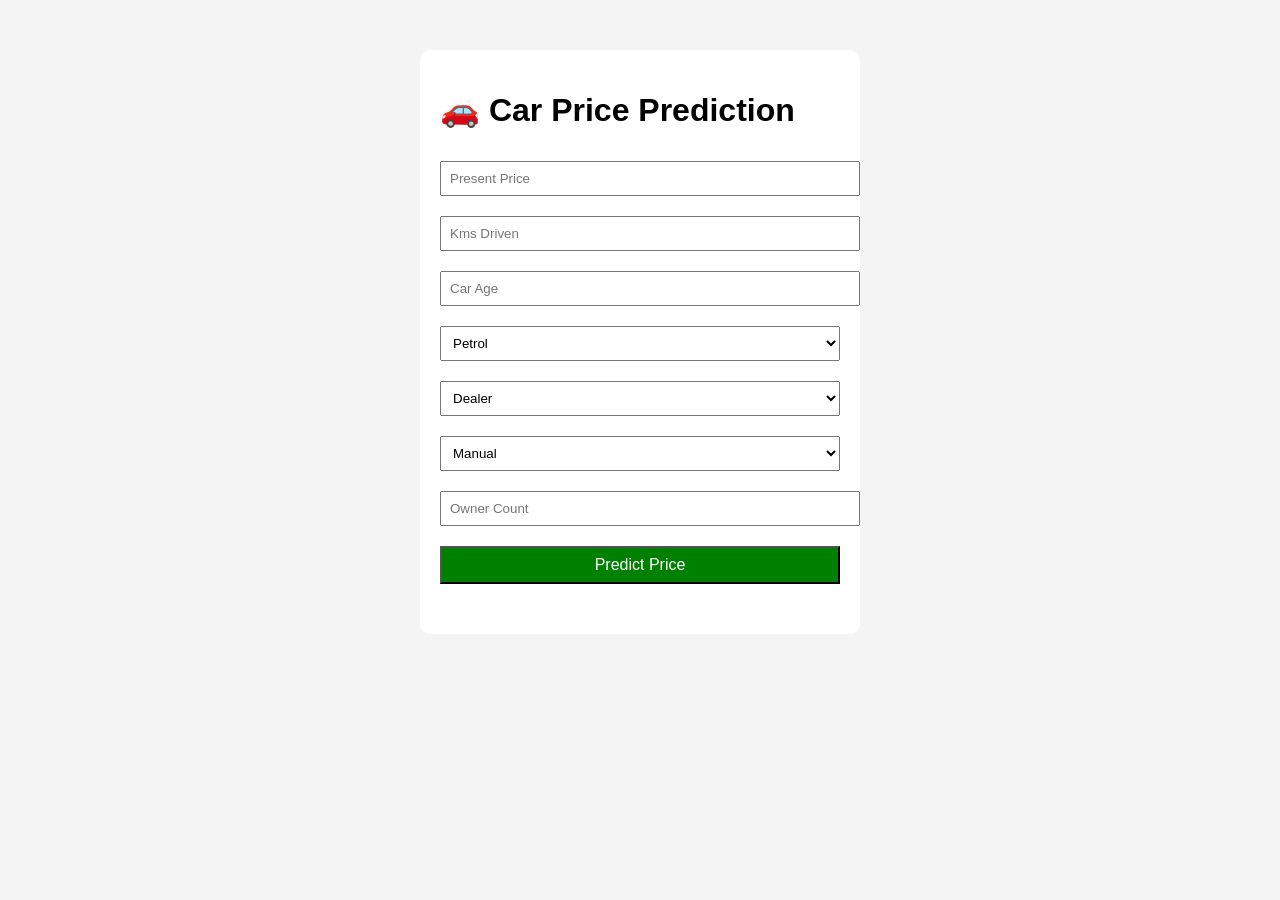
<file: frontend/index.html>
<!DOCTYPE html>
<html lang="en">
<head>
    <meta charset="UTF-8">
    <title>Car Price Prediction</title>
    <link rel="stylesheet" href="style.css">
</head>
<body>

<div class="container">
    <h1>🚗 Car Price Prediction</h1>

    <input type="number" id="present_price" placeholder="Present Price">
    <input type="number" id="kms_driven" placeholder="Kms Driven">
    <input type="number" id="car_age" placeholder="Car Age">

    <select id="fuel_type">
        <option>Petrol</option>
        <option>Diesel</option>
        <option>CNG</option>
    </select>

    <select id="seller_type">
        <option>Dealer</option>
        <option>Individual</option>
    </select>

    <select id="transmission">
        <option>Manual</option>
        <option>Automatic</option>
    </select>

    <input type="number" id="owner" placeholder="Owner Count">

    <button onclick="predictPrice()">Predict Price</button>

    <h2 id="result"></h2>
</div>

<script src="script.js"></script>
</body>
</html>
</file>
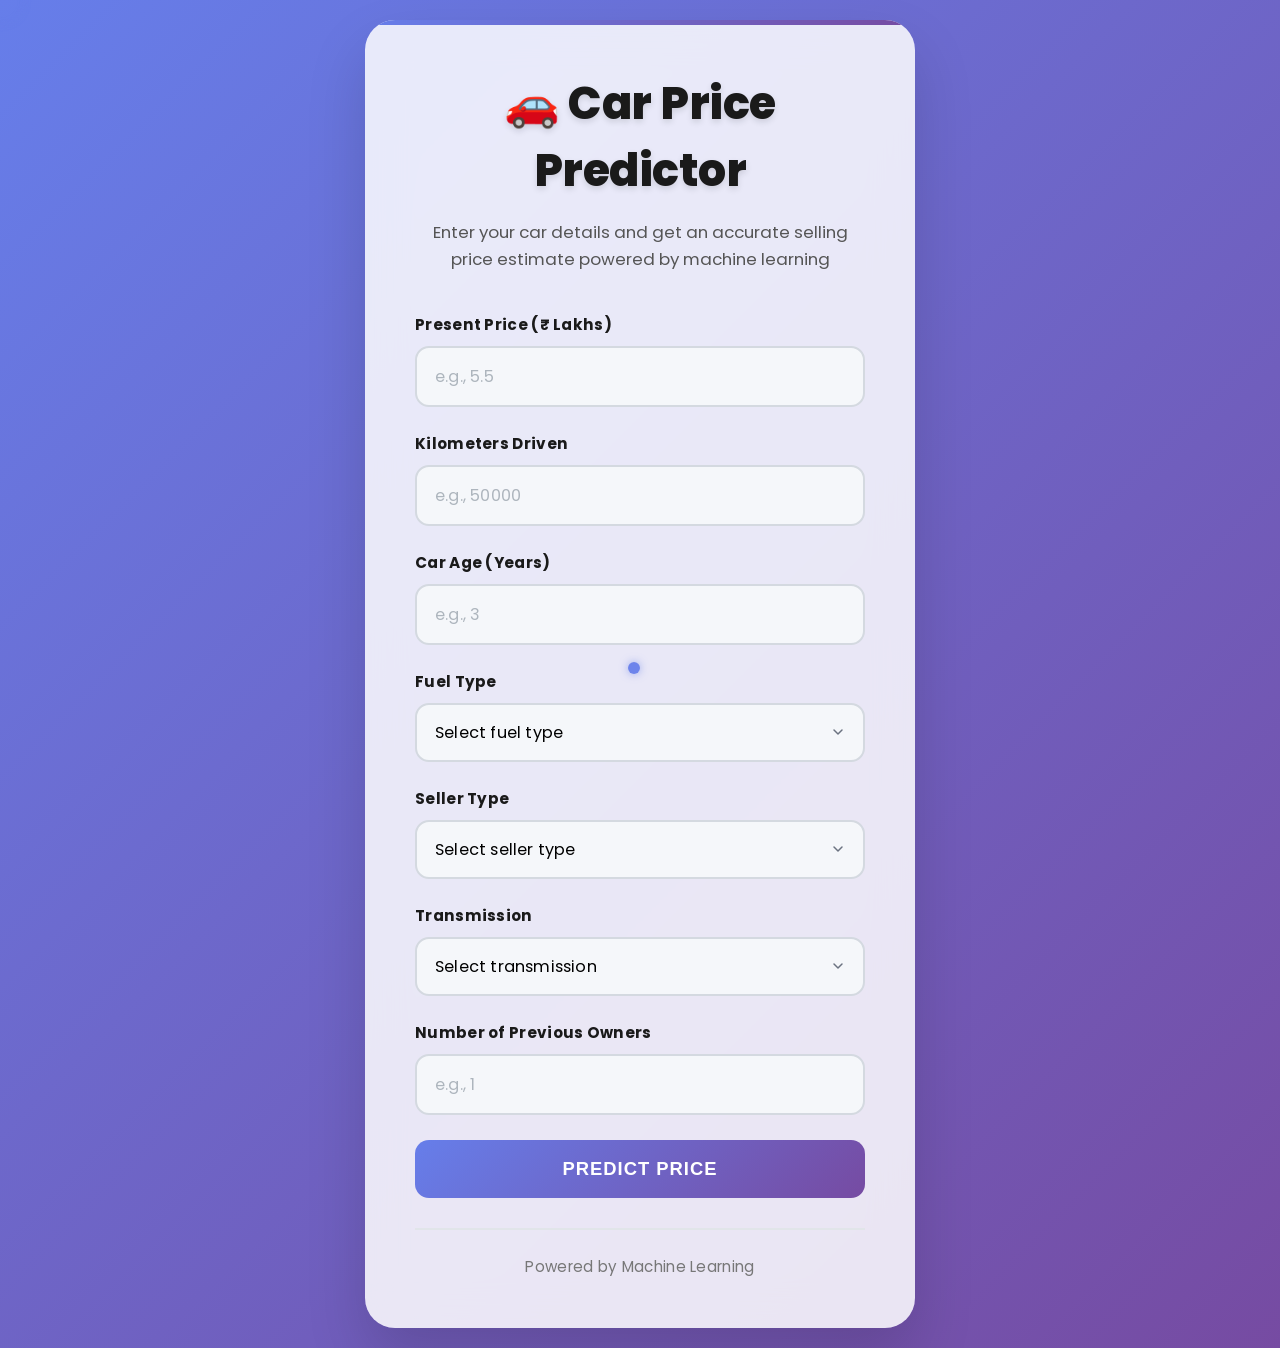
<file: backend/frontend/index.html>
<!DOCTYPE html>
<html lang="en">
<head>
    <meta charset="UTF-8">
    <meta name="viewport" content="width=device-width, initial-scale=1.0">
    <title>Car Price Prediction</title>
    <link rel="stylesheet" href="style.css">
    <link href="https://fonts.googleapis.com/css2?family=Poppins:wght@300;400;600;700&display=swap" rel="stylesheet">
</head>
<body>
    <div class="container">
        <header>
            <h1>🚗 Car Price Predictor</h1>
            <p>Enter your car details and get an accurate selling price estimate powered by machine learning</p>
        </header>

        <form id="prediction-form">
            <div class="form-group">
                <label for="present_price">Present Price (₹ Lakhs)</label>
                <input type="number" id="present_price" placeholder="e.g., 5.5" step="0.01" required>
            </div>

            <div class="form-group">
                <label for="kms_driven">Kilometers Driven</label>
                <input type="number" id="kms_driven" placeholder="e.g., 50000" required>
            </div>

            <div class="form-group">
                <label for="car_age">Car Age (Years)</label>
                <input type="number" id="car_age" placeholder="e.g., 3" required>
            </div>

            <div class="form-group">
                <label for="fuel_type">Fuel Type</label>
                <select id="fuel_type" required>
                    <option value="" disabled selected>Select fuel type</option>
                    <option>Petrol</option>
                    <option>Diesel</option>
                    <option>CNG</option>
                </select>
            </div>

            <div class="form-group">
                <label for="seller_type">Seller Type</label>
                <select id="seller_type" required>
                    <option value="" disabled selected>Select seller type</option>
                    <option>Dealer</option>
                    <option>Individual</option>
                </select>
            </div>

            <div class="form-group">
                <label for="transmission">Transmission</label>
                <select id="transmission" required>
                    <option value="" disabled selected>Select transmission</option>
                    <option>Manual</option>
                    <option>Automatic</option>
                </select>
            </div>

            <div class="form-group">
                <label for="owner">Number of Previous Owners</label>
                <input type="number" id="owner" placeholder="e.g., 1" min="0" required>
            </div>

            <button type="submit" id="predict-btn">Predict Price</button>
        </form>

        <div id="result" class="result hidden">
            <h2>Predicted Price</h2>
            <div class="price-display">
                <span id="price-value"></span>
            </div>
        </div>

        <footer>
            <p>Powered by Machine Learning</p>
        </footer>
    </div>
    <div class="cursor"></div>
    <div class="cursor-follower"></div>

    <script src="script.js"></script>
</body>
</html>
</file>
<file: frontend/style.css>
body {
    font-family: Arial;
    background: #f4f4f4;
}

.container {
    width: 400px;
    margin: auto;
    background: white;
    padding: 20px;
    margin-top: 50px;
    border-radius: 10px;
}

input, select, button {
    width: 100%;
    margin: 10px 0;
    padding: 8px;
}

button {
    background: green;
    color: white;
    font-size: 16px;
    cursor: pointer;
}
</file>
<file: backend/frontend/style.css>
/* Reset and Base Styles */
* {
    margin: 0;
    padding: 0;
    box-sizing: border-box;
}

body {
    font-family: 'Poppins', sans-serif;
    background: linear-gradient(135deg, #667eea 0%, #764ba2 100%);
    min-height: 100vh;
    display: flex;
    align-items: center;
    justify-content: center;
    padding: 20px;
    color: #333;
    animation: backgroundShift 10s ease-in-out infinite alternate;
}

@keyframes backgroundShift {
    0% { background-position: 0% 50%; }
    100% { background-position: 100% 50%; }
}

.container {
    background: white;
    border-radius: 30px;
    box-shadow: 0 30px 60px rgba(0, 0, 0, 0.15);
    padding: 50px;
    max-width: 550px;
    width: 100%;
    position: relative;
    overflow: hidden;
    animation: slideUp 0.8s ease-out;
}

@keyframes slideUp {
    from {
        opacity: 0;
        transform: translateY(50px);
    }
    to {
        opacity: 1;
        transform: translateY(0);
    }
}

.container::before {
    content: '';
    position: absolute;
    top: 0;
    left: 0;
    right: 0;
    height: 5px;
    background: linear-gradient(90deg, #667eea, #764ba2);
    animation: shimmer 2s ease-in-out infinite;
}

@keyframes shimmer {
    0% { transform: translateX(-100%); }
    100% { transform: translateX(100%); }
}

/* Header */
header {
    text-align: center;
    margin-bottom: 40px;
    animation: fadeInUp 0.8s ease-out 0.2s both;
}

@keyframes fadeInUp {
    from {
        opacity: 0;
        transform: translateY(30px);
    }
    to {
        opacity: 1;
        transform: translateY(0);
    }
}

header h1 {
    font-size: 2.8rem;
    font-weight: 800;
    color: #1a1a1a;
    margin-bottom: 15px;
    text-shadow: 0 3px 6px rgba(0, 0, 0, 0.12);
    animation: bounceIn 1s ease-out 0.5s both;
    letter-spacing: -0.5px;
}

@keyframes bounceIn {
    0% {
        opacity: 0;
        transform: scale(0.3);
    }
    50% {
        opacity: 1;
        transform: scale(1.05);
    }
    70% {
        transform: scale(0.9);
    }
    100% {
        opacity: 1;
        transform: scale(1);
    }
}

header p {
    color: #555;
    font-size: 1.05rem;
    font-weight: 400;
    line-height: 1.6;
    animation: fadeIn 1s ease-out 0.7s both;
}

@keyframes fadeIn {
    from { opacity: 0; }
    to { opacity: 1; }
}

/* Form Styles */
#prediction-form {
    margin-bottom: 30px;
}

.form-group {
    margin-bottom: 25px;
    animation: slideInLeft 0.6s ease-out both;
}

.form-group:nth-child(1) { animation-delay: 0.8s; }
.form-group:nth-child(2) { animation-delay: 0.9s; }
.form-group:nth-child(3) { animation-delay: 1.0s; }
.form-group:nth-child(4) { animation-delay: 1.1s; }
.form-group:nth-child(5) { animation-delay: 1.2s; }
.form-group:nth-child(6) { animation-delay: 1.3s; }
.form-group:nth-child(7) { animation-delay: 1.4s; }

@keyframes slideInLeft {
    from {
        opacity: 0;
        transform: translateX(-50px);
    }
    to {
        opacity: 1;
        transform: translateX(0);
    }
}

label {
    display: block;
    margin-bottom: 10px;
    font-weight: 700;
    color: #1a1a1a;
    font-size: 0.95rem;
    letter-spacing: 0.3px;
}

input, select {
    width: 100%;
    padding: 16px 18px;
    border: 2px solid #d4d9e0;
    border-radius: 14px;
    font-size: 1.01rem;
    font-family: inherit;
    transition: all 0.3s ease;
    background: #f5f7fa;
    letter-spacing: 0.2px;
}

input:focus, select:focus {
    outline: none;
    border-color: #667eea;
    background: white;
    box-shadow: 0 0 0 4px rgba(102, 126, 234, 0.15);
    transform: translateY(-2px);
}

input::placeholder {
    color: #adb5bd;
}

select {
    cursor: pointer;
    appearance: none;
    background-image: url("data:image/svg+xml,%3csvg xmlns='http://www.w3.org/2000/svg' fill='none' viewBox='0 0 20 20'%3e%3cpath stroke='%236b7280' stroke-linecap='round' stroke-linejoin='round' stroke-width='1.5' d='m6 8 4 4 4-4'/%3e%3c/svg%3e");
    background-position: right 15px center;
    background-repeat: no-repeat;
    background-size: 20px;
    padding-right: 45px;
}

/* Button */
button[type="submit"] {
    width: 100%;
    padding: 18px 24px;
    background: linear-gradient(135deg, #667eea 0%, #764ba2 100%);
    color: white;
    border: none;
    border-radius: 14px;
    font-size: 1.15rem;
    font-weight: 700;
    cursor: pointer;
    transition: all 0.3s ease;
    text-transform: uppercase;
    letter-spacing: 1px;
    position: relative;
    overflow: hidden;
    animation: pulse 2s infinite;
}

@keyframes pulse {
    0% {
        box-shadow: 0 0 0 0 rgba(102, 126, 234, 0.4);
    }
    70% {
        box-shadow: 0 0 0 10px rgba(102, 126, 234, 0);
    }
    100% {
        box-shadow: 0 0 0 0 rgba(102, 126, 234, 0);
    }
}

button[type="submit"]:hover {
    transform: translateY(-2px);
    box-shadow: 0 10px 20px rgba(102, 126, 234, 0.3);
    animation: none;
}

button[type="submit"]:active {
    transform: translateY(0);
}

button[type="submit"]:disabled {
    opacity: 0.7;
    cursor: not-allowed;
    transform: none;
    animation: none;
}

/* Result */
.result {
    text-align: center;
    padding: 35px 30px;
    background: linear-gradient(135deg, #f093fb 0%, #f5576c 100%);
    border-radius: 20px;
    color: white;
    margin-bottom: 25px;
    animation: slideDown 0.5s ease-out;
}

@keyframes slideDown {
    from {
        opacity: 0;
        transform: translateY(-20px) scale(0.9);
    }
    to {
        opacity: 1;
        transform: translateY(0) scale(1);
    }
}

.result.hidden {
    display: none;
}

.result h2 {
    font-size: 1.6rem;
    margin-bottom: 20px;
    font-weight: 700;
    animation: fadeInScale 0.5s ease-out 0.2s both;
    letter-spacing: 0.5px;
}

@keyframes fadeInScale {
    from {
        opacity: 0;
        transform: scale(0.8);
    }
    to {
        opacity: 1;
        transform: scale(1);
    }
}

.price-display {
    font-size: 3rem;
    font-weight: 800;
    text-shadow: 0 3px 8px rgba(0, 0, 0, 0.25);
    animation: numberCount 1s ease-out 0.4s both;
    letter-spacing: 1px;
}

@keyframes numberCount {
    from {
        opacity: 0;
        transform: translateY(20px);
    }
    to {
        opacity: 1;
        transform: translateY(0);
    }
}

.price-display span {
    display: block;
}

/* Footer */
footer {
    text-align: center;
    margin-top: 30px;
    padding-top: 25px;
    border-top: 2px solid #e1e5e9;
    animation: fadeInUp 0.8s ease-out 1.8s both;
}

footer p {
    color: #777;
    font-size: 0.95rem;
    font-weight: 400;
    letter-spacing: 0.3px;
}

/* Responsive Design */
@media (max-width: 600px) {
    .container {
        padding: 40px 25px;
        margin: 15px;
        border-radius: 25px;
    }

    header h1 {
        font-size: 2.2rem;
        margin-bottom: 12px;
    }

    input, select, button[type="submit"] {
        padding: 14px 16px;
        border-radius: 12px;
    }

    .price-display {
        font-size: 2.4rem;
    }
}

/* Loading Animation */
.loading {
    position: relative;
}

.loading::after {
    content: '';
    position: absolute;
    width: 20px;
    height: 20px;
    margin: auto;
    border: 2px solid #ffffff;
    border-top: 2px solid transparent;
    border-radius: 50%;
    animation: spin 1s linear infinite;
    right: 15px;
    top: 15px;
}

@keyframes spin {
    0% { transform: rotate(0deg); }
    100% { transform: rotate(360deg); }
}
/* ================================
   ADVANCED CURSOR ANIMATION
================================ */

.cursor {
    width: 12px;
    height: 12px;
    background: rgba(102, 126, 234, 0.95);
    border-radius: 50%;
    position: fixed;
    pointer-events: none;
    z-index: 9999;
    transform: translate(-50%, -50%);
    box-shadow: 0 0 8px rgba(102, 126, 234, 0.6);
}

.cursor-follower {
    width: 40px;
    height: 40px;
    border: 2.5px solid rgba(102, 126, 234, 0.5);
    border-radius: 50%;
    position: fixed;
    pointer-events: none;
    z-index: 9998;
    transform: translate(-50%, -50%);
    transition: all 0.15s ease-out;
    box-shadow: 0 0 12px rgba(102, 126, 234, 0.3);
}

/* Hover effects */
input:hover ~ .cursor,
select:hover ~ .cursor,
button:hover ~ .cursor {
    transform: scale(1.5);
}

/* ================================
   GLASSMORPHISM UPGRADE
================================ */

.container {
    backdrop-filter: blur(20px);
    background: rgba(255, 255, 255, 0.85);
}

/* ================================
   INPUT MICRO INTERACTIONS
================================ */

input, select {
    position: relative;
}

input:hover, select:hover {
    transform: translateY(-1px);
    box-shadow: 0 10px 25px rgba(102, 126, 234, 0.15);
}

/* ================================
   MAGNETIC BUTTON EFFECT
================================ */

button[type="submit"] {
    will-change: transform;
}

button[type="submit"]:hover {
    transform: scale(1.03);
}

/* ================================
   RESULT GLOW EFFECT
================================ */

.result {
    box-shadow: 0 0 40px rgba(245, 87, 108, 0.6);
}

/* ================================
   SMOOTH SCROLL + TEXT
================================ */

html {
    scroll-behavior: smooth;
}

/* ================================
   REDUCE MOTION FOR ACCESSIBILITY
================================ */

@media (prefers-reduced-motion: reduce) {
    * {
        animation: none !important;
        transition: none !important;
    }
}
</file>
